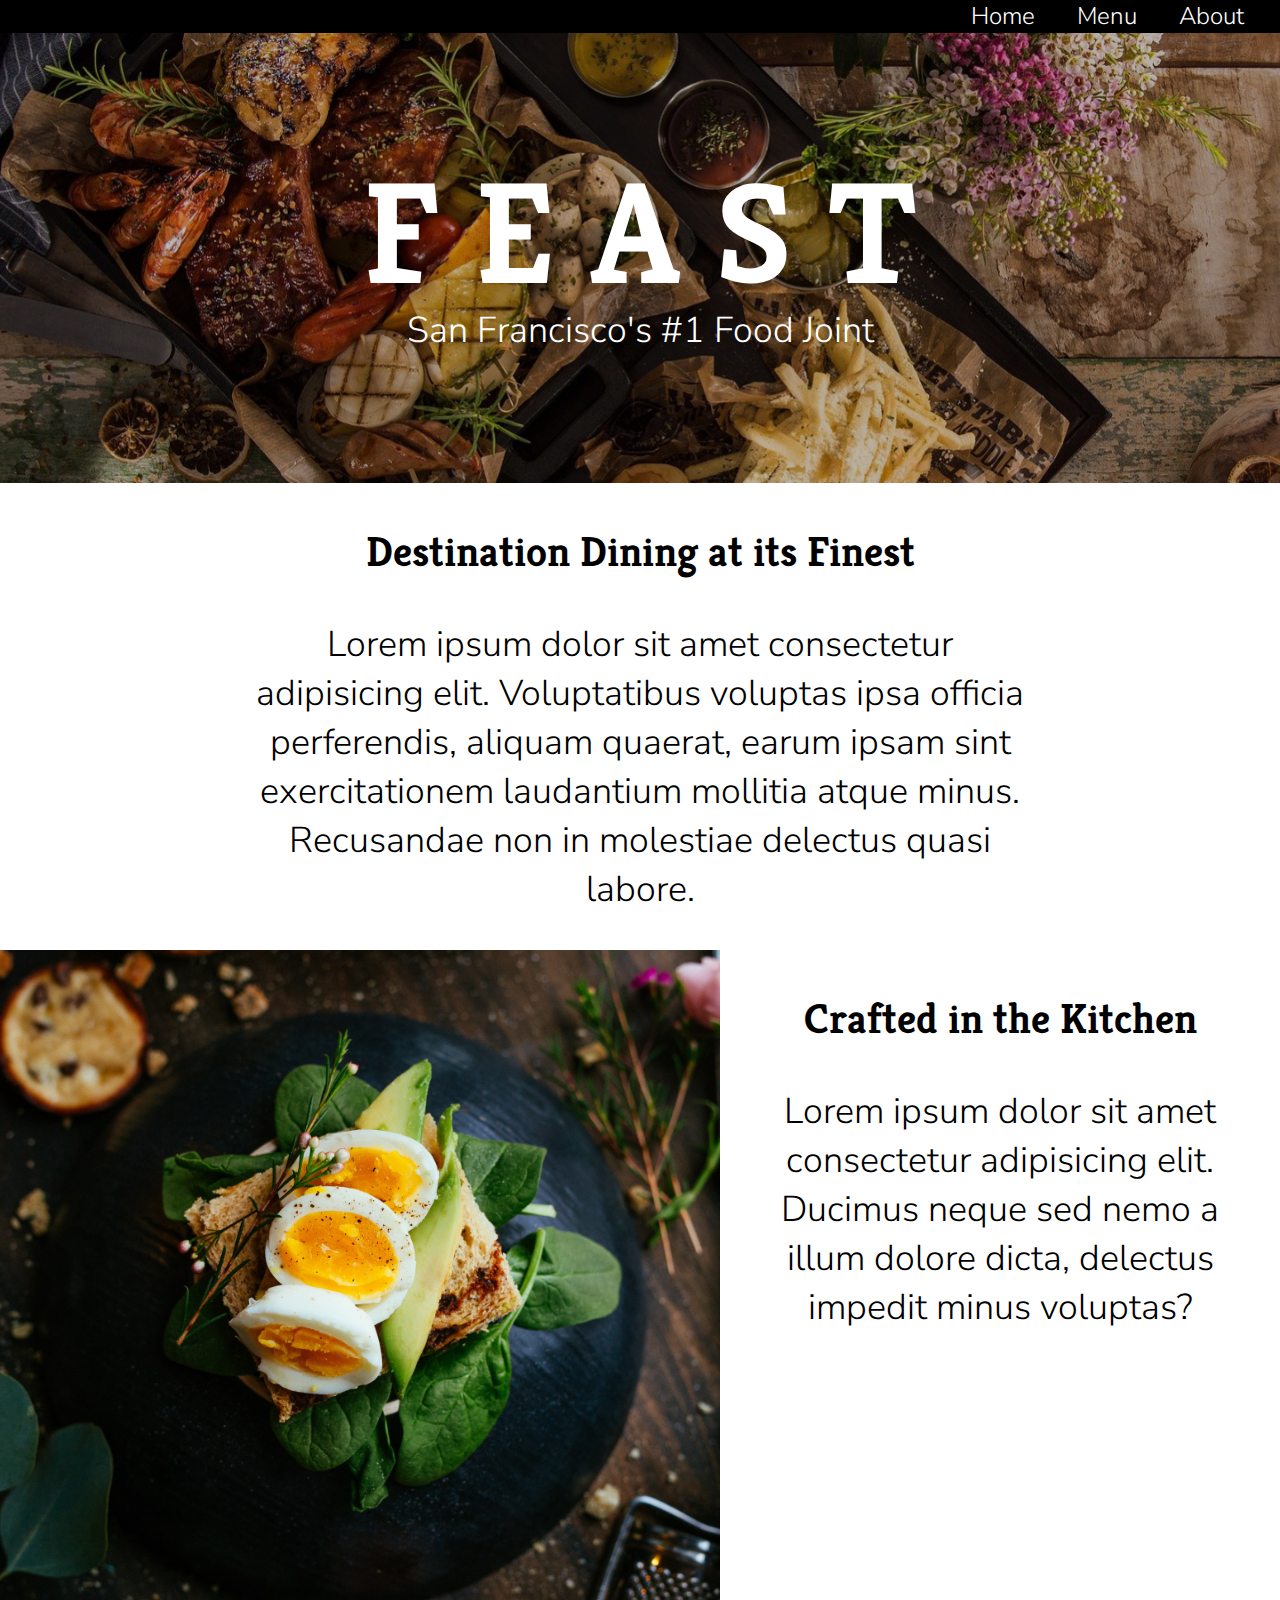
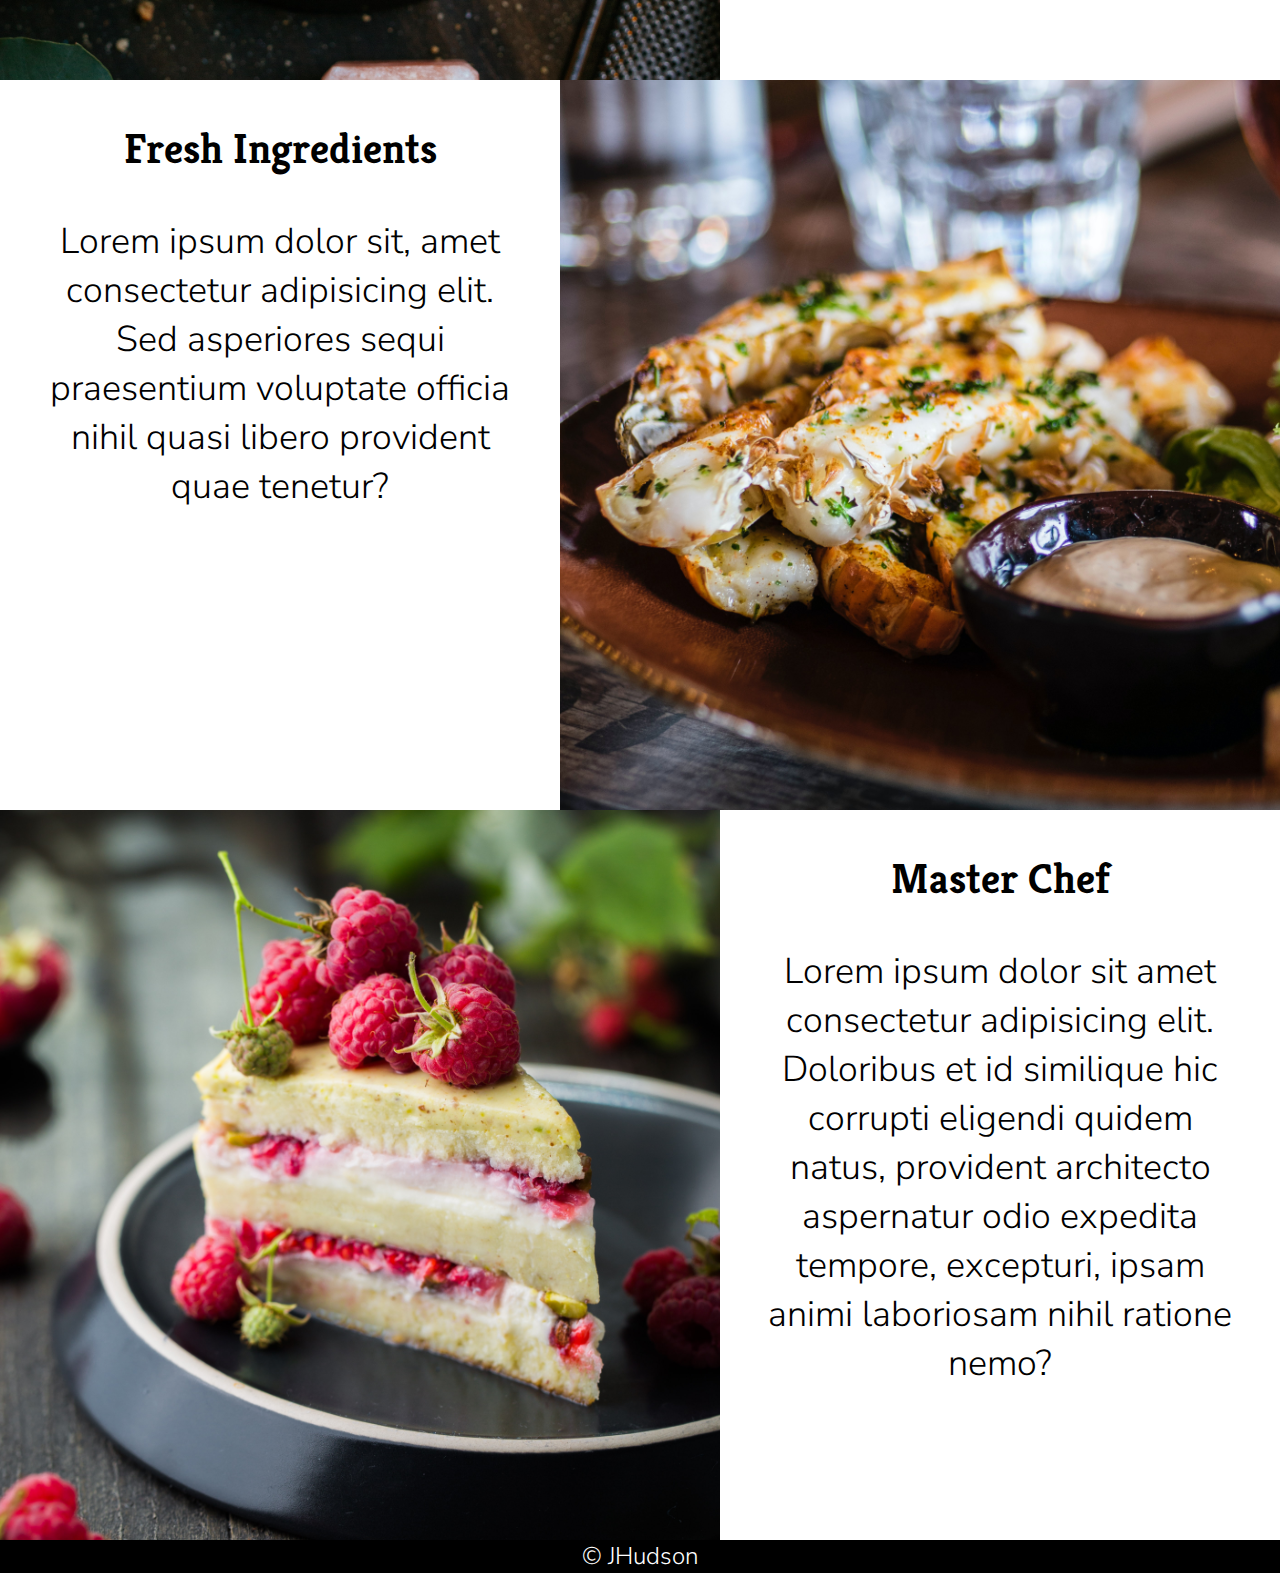
<file: index.html>
<!DOCTYPE html>
<html lang="en">
    <head>
        <meta charset="UTF-8">
        <title>Feast</title>
        <link rel="icon" href="./Images/favicon.ico">
        <link rel="stylesheet" href="./CSS/site.css">
    </head>
    <body>
        <header>
            <nav class="nav-bar">
                <ul class="nav-list-of-links">
                    <li><a href="index.html">Home</a></li>
                    <li><a href="menu.html">Menu</a></li>
                    <li><a href="about.html">About</a></li>
                </ul>
            </nav>
        </header>
        <main>
            <div class="hero-image-section">
                <!-- <img class="hero-image" src="./Images/Hero Image.png" alt="" aria-hidden="true"> -->
                <div class="hero-text">
                    <h1>Feast</h1>
                    <p>San Francisco's #1 Food Joint</p>
                </div>
            </div>
            <div class="heading-with-text">
                <h3>Destination Dining at its Finest</h3>
                <p>Lorem ipsum dolor sit amet consectetur adipisicing elit. Voluptatibus voluptas ipsa officia perferendis, aliquam quaerat, earum ipsam sint exercitationem laudantium mollitia atque minus. Recusandae non in molestiae delectus quasi labore.</p>            
            </div>
            <div class="text-and-image">
                <img src=".//Images/Crafted in the Kitchen.png" alt="Egg, guacamole on toast with basil.">
                <div class="heading-with-text">
                    <h3>Crafted in the Kitchen</h3>
                    <p>Lorem ipsum dolor sit amet consectetur adipisicing elit. Ducimus neque sed nemo a illum dolore dicta, delectus impedit minus voluptas?</p>  
                </div>
            </div>
            <div class="text-and-image reversed">
                <img src="./Images/Fresh Ingredients.png" alt="Plate of Mozerralla Sticks">
                <div class="heading-with-text">
                    <h3>Fresh Ingredients</h3>
                    <p>Lorem ipsum dolor sit, amet consectetur adipisicing elit. Sed asperiores sequi praesentium voluptate officia nihil quasi libero provident quae tenetur?</p>
                </div>
            </div>
            <div class="text-and-image">
                <img src="./Images/Master Chef.png" alt="Plate of rasberry cheesecake">
                <div class="heading-with-text">
                    <h3>Master Chef</h3>
                    <p>Lorem ipsum dolor sit amet consectetur adipisicing elit. Doloribus et id similique hic corrupti eligendi quidem natus, provident architecto aspernatur odio expedita tempore, excepturi, ipsam animi laboriosam nihil ratione nemo?</p>
                </div>
            </div>
        </main>
        <footer>
            &copy; JHudson
        </footer>
    </body>
</html>
</file>
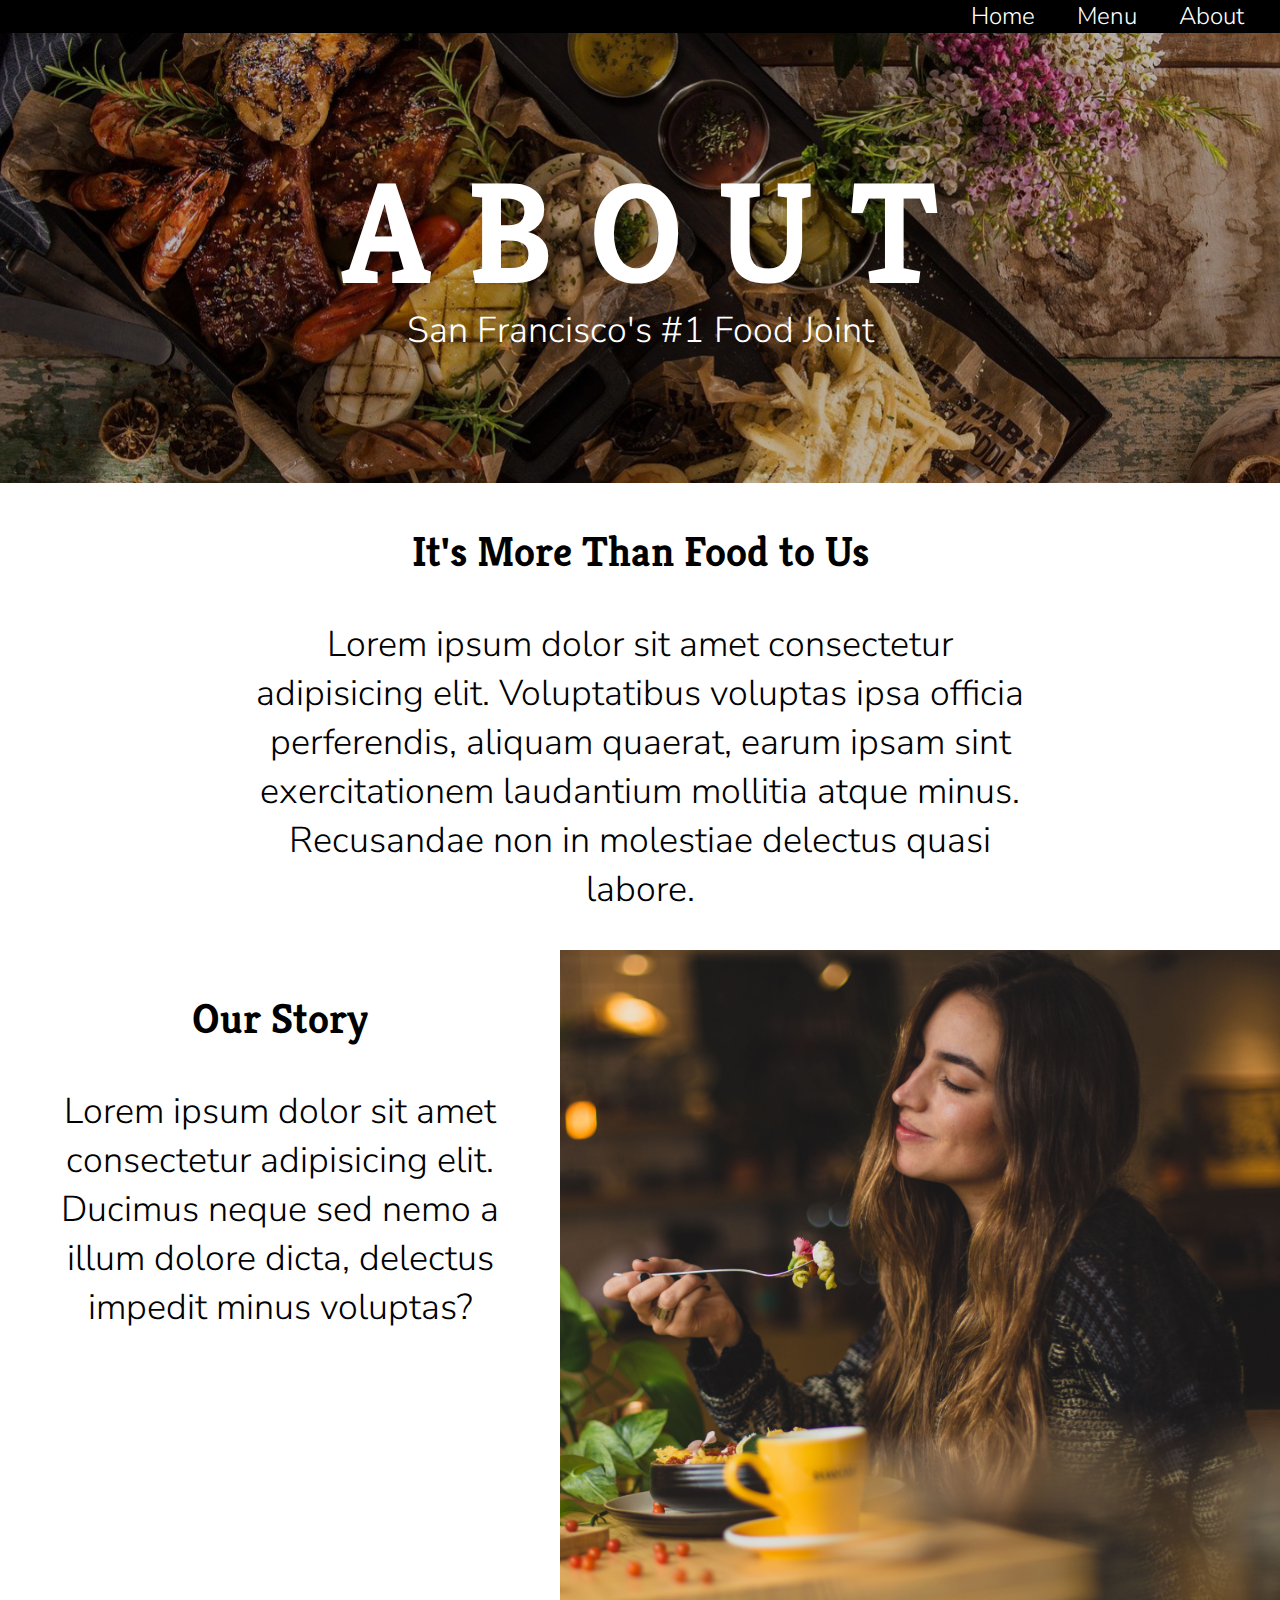
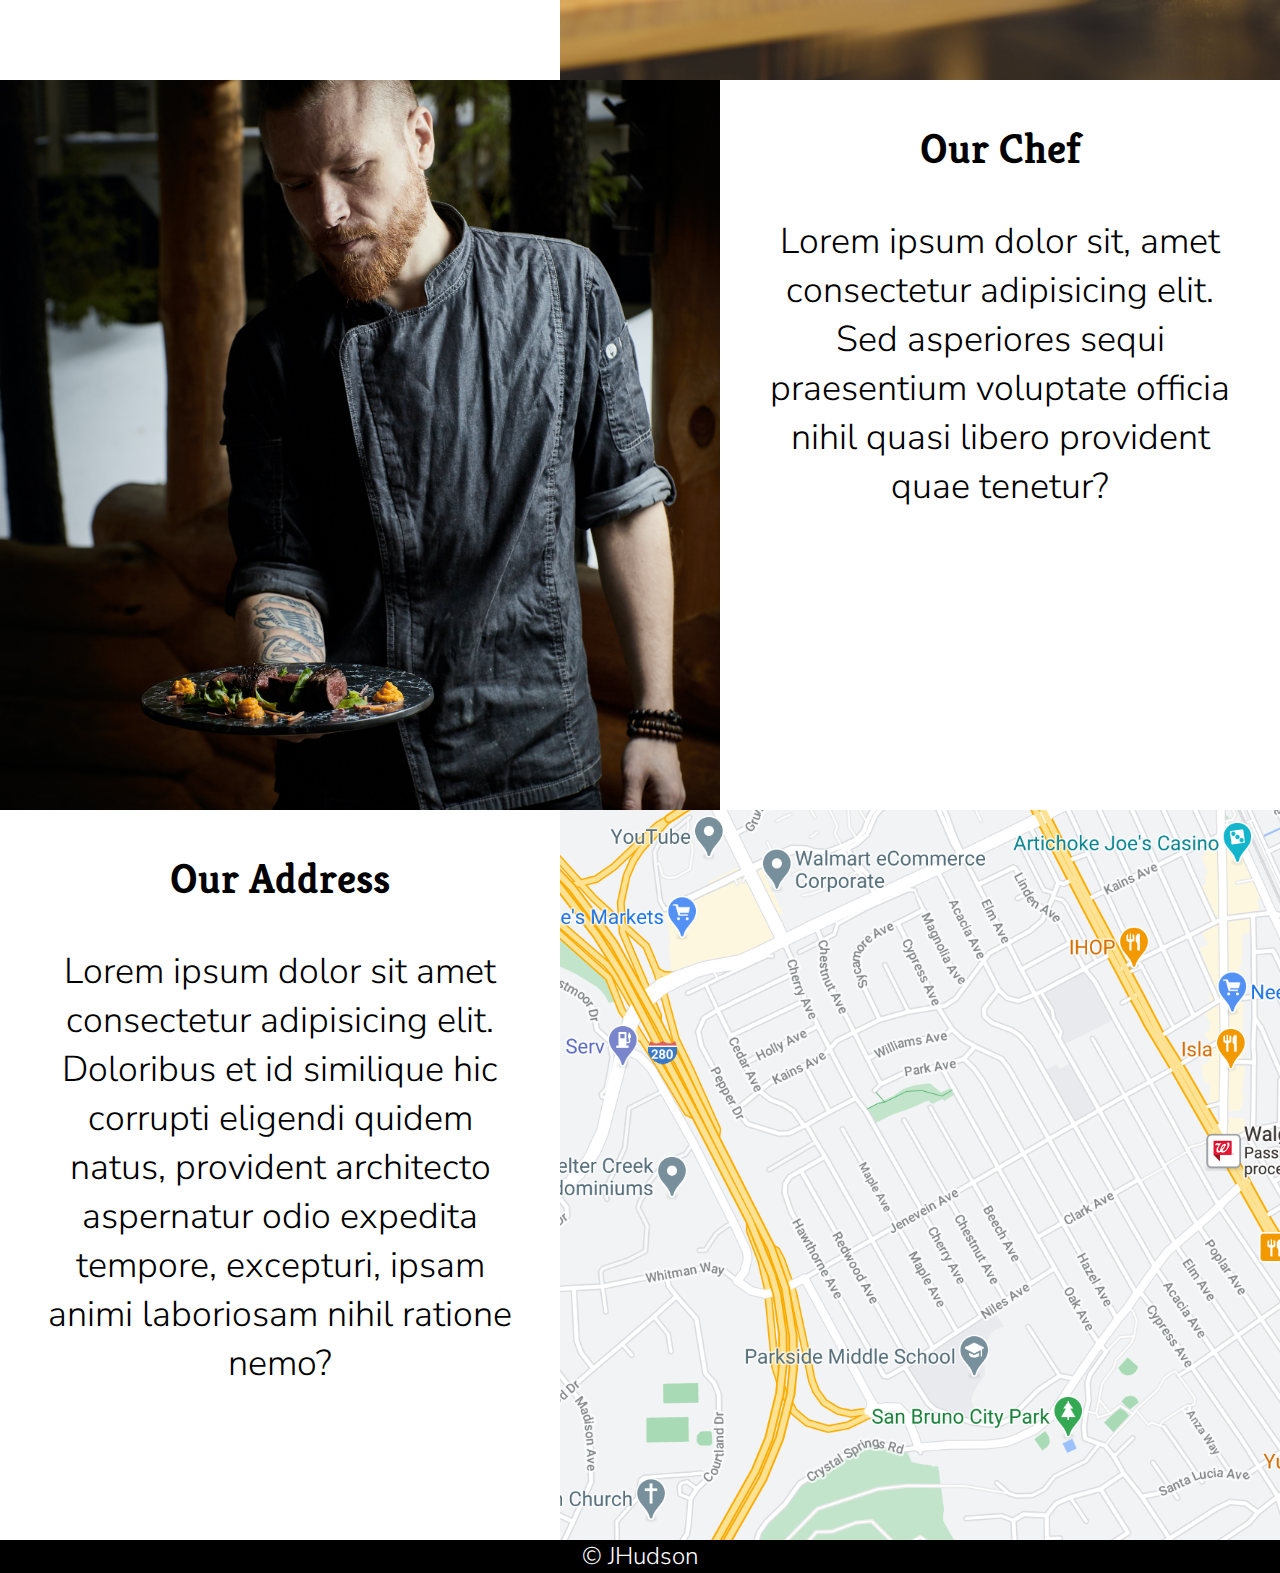
<file: about.html>
<!DOCTYPE html>
<html lang="en">
    <head>
        <title>About Us</title>
        <link rel="icon" href="./Images/favicon.ico">
        <link rel="stylesheet" href="./CSS/site.css">
    </head>
    <main>
        <header>
            <nav class="nav-bar">
                <ul class="nav-list-of-links">
                    <li><a href="index.html">Home</a></li>
                    <li><a href="menu.html">Menu</a></li>
                    <li><a href="about.html">About</a></li>
                </ul>
            </nav>
        </header>
        <main>
            <meta charset="UTF-8">
            <div class="hero-image-section">
                <div class="hero-text">
                    <h1>About</h1>
                    <p>San Francisco's #1 Food Joint</p>
                </div>
            </div>
            <div class="heading-with-text">
                <h3>It's More Than Food to Us</h3>
                <p>Lorem ipsum dolor sit amet consectetur adipisicing elit. Voluptatibus voluptas ipsa officia perferendis, aliquam quaerat, earum ipsam sint exercitationem laudantium mollitia atque minus. Recusandae non in molestiae delectus quasi labore.</p>            
            </div>
            <div class="text-and-image reversed">
                <img src=".//Images/Our Story.png" alt="Egg, guacamole on toast with basil.">
                <div class="heading-with-text">
                    <h3>Our Story</h3>
                    <p>Lorem ipsum dolor sit amet consectetur adipisicing elit. Ducimus neque sed nemo a illum dolore dicta, delectus impedit minus voluptas?</p>  
                </div>
            </div>
            <div class="text-and-image">
                <img src="./Images/Our Chef.png" alt="Plate of Mozerralla Sticks">
                <div class="heading-with-text">
                    <h3>Our Chef</h3>
                    <p>Lorem ipsum dolor sit, amet consectetur adipisicing elit. Sed asperiores sequi praesentium voluptate officia nihil quasi libero provident quae tenetur?</p>
                </div>
            </div>
            <div class="text-and-image reversed">
                <img src="./Images/Our Address.png" alt="Plate of rasberry cheesecake">
                <div class="heading-with-text">
                    <h3>Our Address</h3>
                    <p>Lorem ipsum dolor sit amet consectetur adipisicing elit. Doloribus et id similique hic corrupti eligendi quidem natus, provident architecto aspernatur odio expedita tempore, excepturi, ipsam animi laboriosam nihil ratione nemo?</p>
                </div>
            </div>
        </main>
        <footer>
            &copy; JHudson
        </footer>
    </main>
</html>
</file>
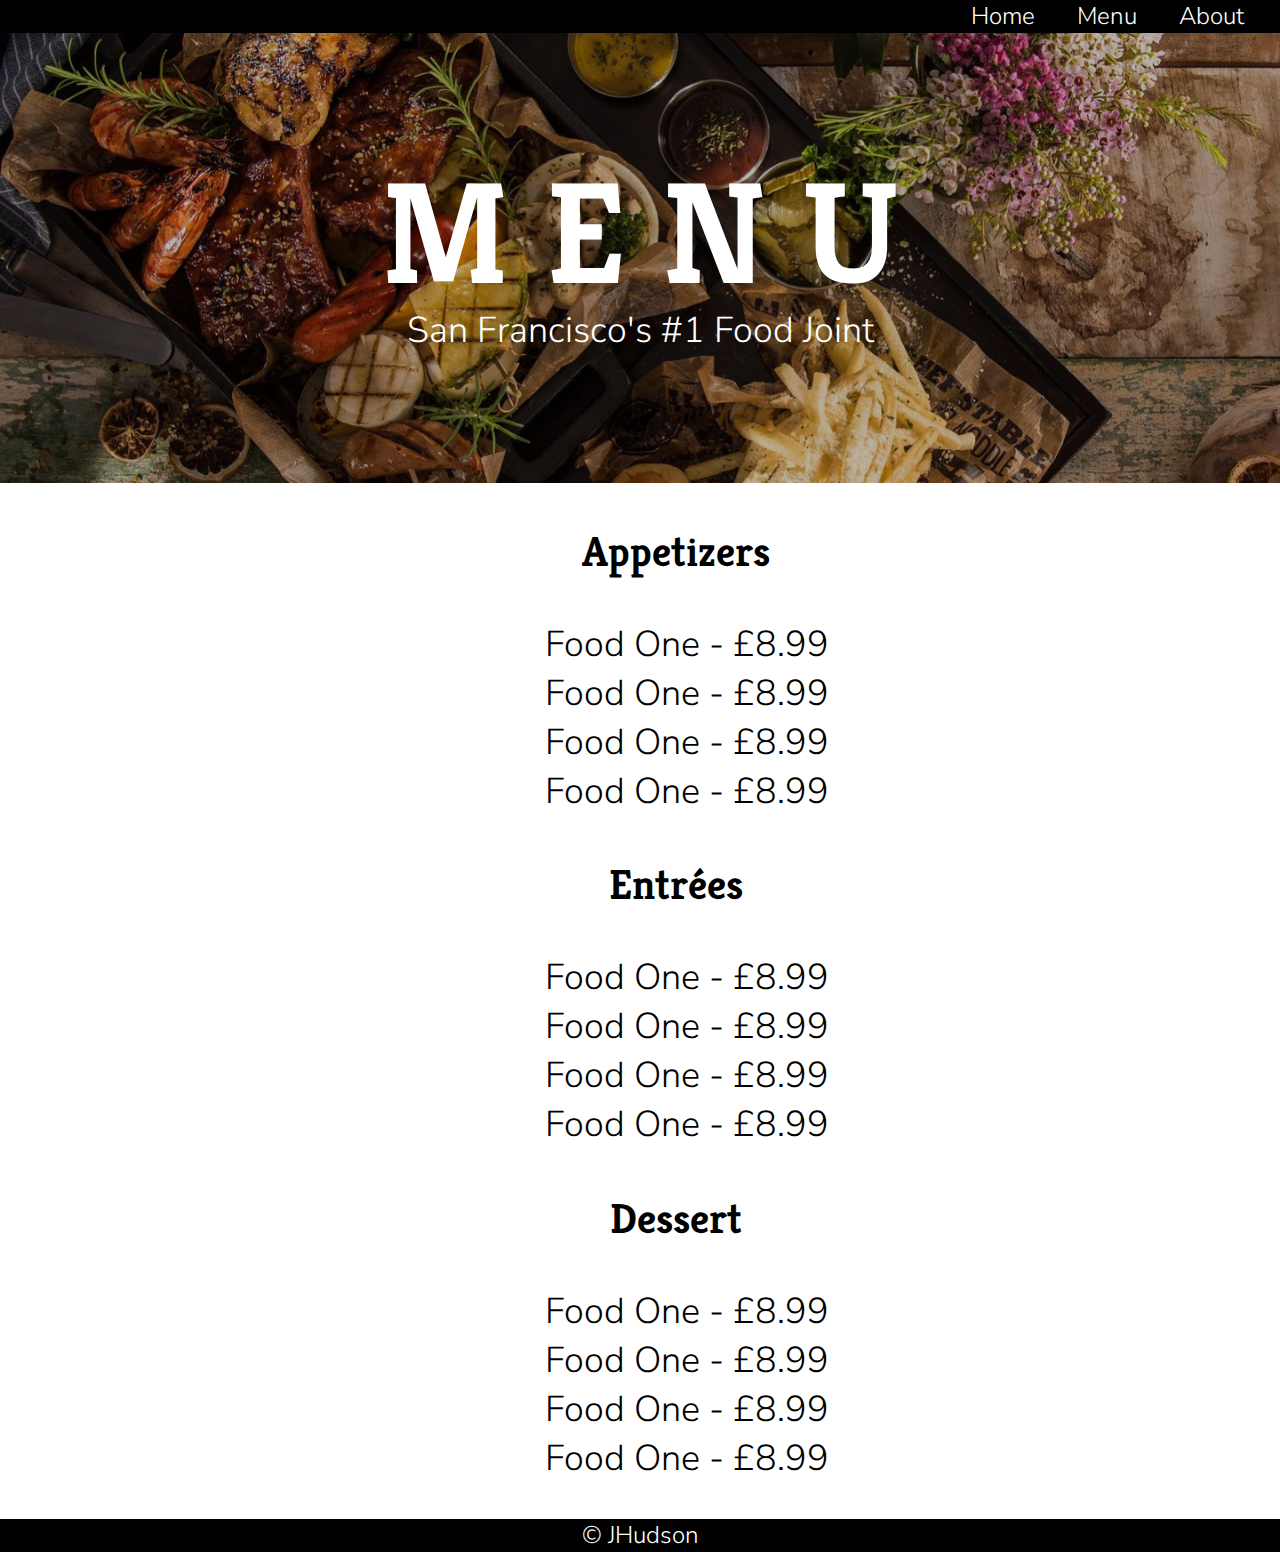
<file: menu.html>
<!DOCTYPE html>
<html lang="en">
    <head>
        <meta charset="UTF-8">
        <title>Menu</title>
        <link rel="icon" href="./Images/favicon.ico">
        <link rel="stylesheet" href="./CSS/site.css">
    </head>
    <body>
        <header>
            <nav class="nav-bar">
                <ul class="nav-list-of-links">
                    <li><a href="index.html">Home</a></li>
                    <li><a href="menu.html">Menu</a></li>
                    <li><a href="about.html">About</a></li>
                </ul>
            </nav>
        </header>
        <main>
            <div class="hero-image-section">
                <div class="hero-text">
                    <h1>Menu</h1>
                    <p>San Francisco's #1 Food Joint</p>
                </div>
            </div>
            <div class="menu-section">
                <h3>Appetizers</h3>
                <ul>
                    <li>Food One - £8.99</li>
                    <li>Food One - £8.99</li>
                    <li>Food One - £8.99</li>
                    <li>Food One - £8.99</li>
                </ul>
            </div>
            <div class="menu-section">
                <h3>Entrées</h3>
                <ul>
                    <li>Food One - £8.99</li>
                    <li>Food One - £8.99</li>
                    <li>Food One - £8.99</li>
                    <li>Food One - £8.99</li>
                </ul>
            </div>
            <div class="menu-section">
                <h3>Dessert</h3>
                <ul>
                    <li>Food One - £8.99</li>
                    <li>Food One - £8.99</li>
                    <li>Food One - £8.99</li>
                    <li>Food One - £8.99</li>
                </ul>
            </div>
        </main>
        <footer>
            &copy; JHudson
        </footer>
    </body>
</html>
</file>
<file: CSS/site.css>
@import url('https://fonts.googleapis.com/css2?family=Nunito+Sans:wght@700&display=swap');
@import url('https://fonts.googleapis.com/css2?family=Kreon:wght@500&display=swap');

/* ---------------------CSS Reset--------------------- */
body, html {
    font-family: 'Nunito Sans', sans-serif;
    font-size: 36px;
    font-weight: 300;
    margin: auto;
    max-width: 1440px;
    padding: 0;
}


/* ---------------------Navigation--------------------- */
.nav-bar {
    background-color: black;
    font-size: 0.67rem;
    text-align: right;
}

.nav-list-of-links {
    list-style: none;
    margin: 0;
}

.nav-list-of-links li {
    display: inline;
    margin-right: 1rem;
}

.nav-list-of-links li a:visited, a {
    color: #ffffff;
    text-decoration: none;
}


/* ---------------------Hero Image Section--------------------- */

.hero-image-section {
    align-items: center;
    display: flex;
    height: 50vh;
    justify-content: center;
    position: relative;
    width: 100%;
}

.hero-image-section::before {
    content: "";
    position: absolute;
    top: 0;
    left: 0;
    width: 100%;
    height: 100%;
    background: url(../Images/Hero\ Image.png);
    background-repeat: no-repeat;
    background-size: cover;
    background-position: center center;
}

.hero-text {
    color: white;
    position: relative;
    text-align: center;
}

.hero-text h1 {
    margin: 0;
}

.hero-text p {
    margin: 0;
}

/* ---------------------Text and Image Sections--------------------- */
.heading-with-text {
    text-align: center;
    max-width: 60%;
    margin: 0 auto;
}

.text-and-image {
    display: flex;
}
.text-and-image img {
    flex-grow: 1;
}
.text-and-image .heading-with-text  {
    flex-grow: 1;
    padding: 0 1rem;
}
.reversed {
    flex-direction: row-reverse;
}

.menu-section {
    margin-left: 2rem;
    text-align: center;
}

.menu-section ul {
    list-style: none;
    text-indent:  -0.5rem;
}

/* ---------------------Footer--------------------- */

footer {
    background-color: black;
    color: white;
    font-size: 0.67rem;
    text-align: center;
}

/* ---------------------Font--------------------- */

h1, h2, h3, h4, h5, h6 {
    font-family: 'Kreon', serif;
    font-weight: 700;
}

h1 {
    font-size: 4rem;
    letter-spacing: 1rem;
    line-height: 1em;
    text-indent: 1rem;
    text-transform: uppercase;
}

h2 {
    font-size: 2rem;
}
</file>
